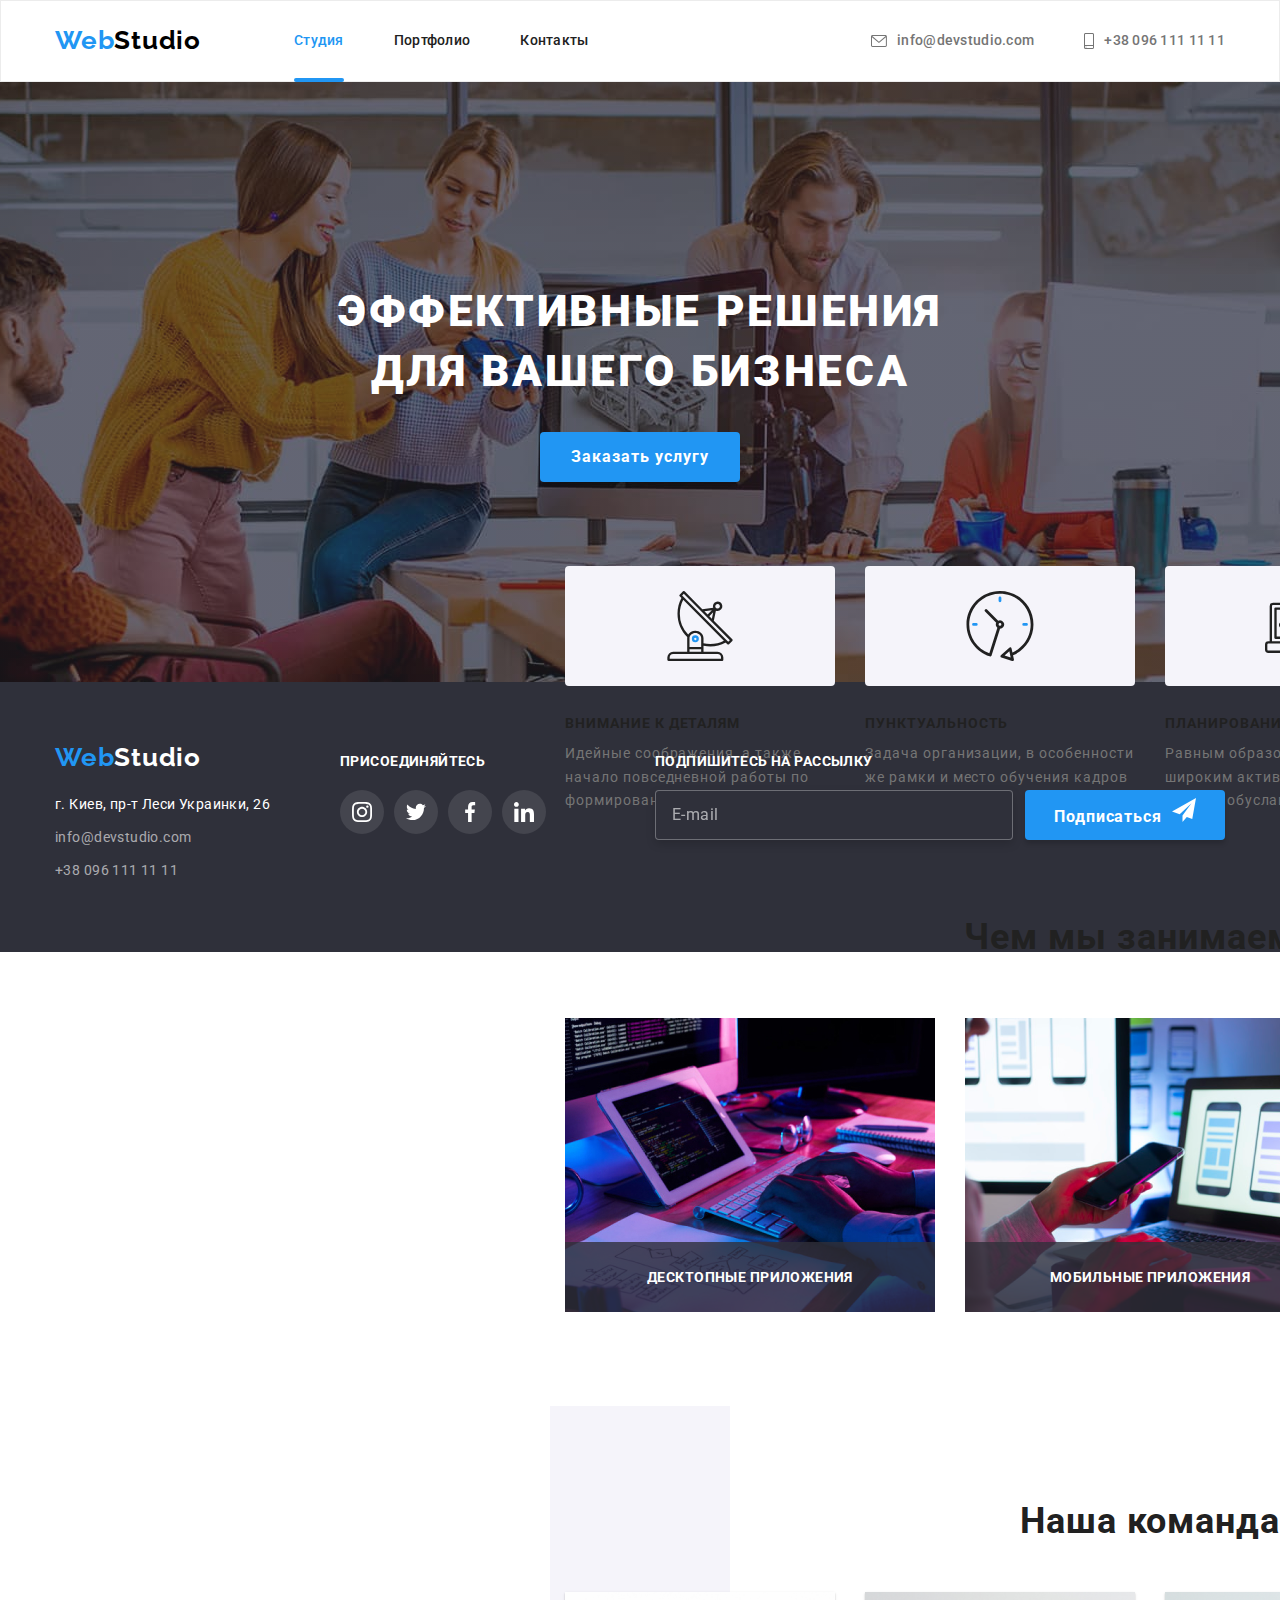
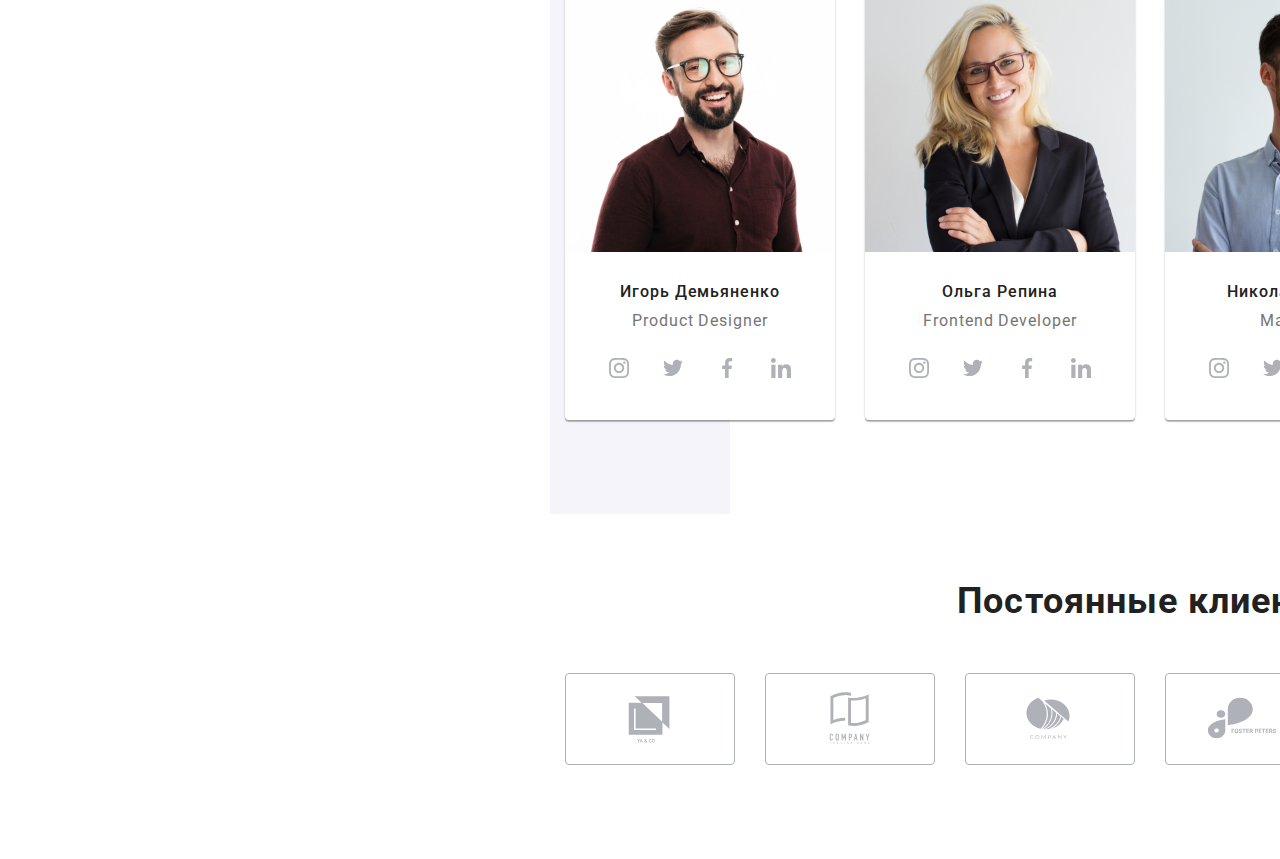
<file: index.html>
<!DOCTYPE html>
<html lang="ru">

<head>
    <meta charset="utf-8" />
    <meta name="viewport" content="width=device-width, initial-scale=1.0" />
    <title>goit-markup-hw-06</title>
    <link rel="preconnect" href="https://fonts.googleapis.com">
    <link rel="preconnect" href="https://fonts.gstatic.com" crossorigin>
    <link href="https://fonts.googleapis.com/css2?family=Raleway:wght@700&family=Roboto:wght@400;500;700;900&display=swap" rel="stylesheet">
    <link rel="stylesheet" href="https://cdnjs.cloudflare.com/ajax/libs/modern-normalize/1.1.0/modern-normalize.min.css" integrity="sha512-wpPYUAdjBVSE4KJnH1VR1HeZfpl1ub8YT/NKx4PuQ5NmX2tKuGu6U/JRp5y+Y8XG2tV+wKQpNHVUX03MfMFn9Q==" crossorigin="anonymous" referrerpolicy="no-referrer"
    />
    <link rel="stylesheet" href="./css/styles.css">
</head>

<body>
    <main>
        <!-- НАВИГАЦИЯ КОНТАКТЫ -->
        <header class="header">
            <div class="container main-nav">
                <nav class="nav">
                    <a class="logo nav-logo" href="#">Web<span class="logstudio">Studio</span></a>

                    <ul class="nav-block list">
                        <li class="nav-item">
                            <a class="nav-link current" href="./index.html">Студия</a>
                        </li>
                        <li class="nav-item">
                            <a href="./portfolio.html" class="nav-link ">Портфолио</a>
                        </li>
                        <li class="nav-item">
                            <a href="#" class="nav-link">Контакты</a>
                        </li>
                    </ul>
                </nav>
                <ul class="contact-link list">
                    <li class="contact-item">
                        <a class="cont-link contact-icon" href="mailto:info@devstudio.com">
                            <svg class="link-icon" width="16" height="12">
                            <use href="./images3/iconssprite.svg#icon-envelope111"></use></svg>info@devstudio.com</a>
                    </li>
                    <li class="contact-item">
                        <a class="contact-icon cont-link" href="tel:+380961111111">
                            <svg class="link-icon" width="10" height="16">
                            <use href="./images3/iconssprite.svg#icon-smartphone111"></use></svg>+38 096 111 11 11</a>
                    </li>
                </ul>
            </div>

        </header>

        <!-- ШАПКА заказать услугу -->
        <section class="hero overlay section no-padding">
            <div class="container">
                <h1 class="hero-text">Эффективные решения для вашего бизнеса</h1>
                <button data-modal-open type="button" class="hero-button">Заказать услугу</b>
        <!-- ОСОБЕННОСТИ -->
        <section class="section">
            <div class="container">
                <h2 class="offscreen">Особенности</h2>
                <ul class="section-properties list">
                    <li class="properties-item">
                        <a class="properties-icon">
                            <svg class="icon-antena" width="70" height="70">
                            <use href="./images3/iconssprite.svg#icon-antena"></use>
                            </svg>
                        </a>
                        <h3>Внимание к деталям</h3>
                        <p>
                            Идейные соображения, а также начало повседневной работы по формированию позиции.
                        </p>
                    </li>

                    <li class="properties-item">
                        <a class="properties-icon">
                            <svg class="icon-antena" width="70" height="70">
                            <use href="./images3/iconssprite.svg#icon-clock"></use>
                            </svg>
                        </a>
                        <h3>Пунктуальность</h3>
                        <p>
                            Задача организации, в особенности же рамки и место обучения кадров влечет за собой.
                        </p>
                    </li>

                    <li class="properties-item icon-diagrama">
                        <a class="properties-icon">
                            <svg class="icon-antena" width="70" height="70">
                            <use href="./images3/iconssprite.svg#icon-diagram"></use>
                            </svg>
                        </a>
                        <h3>Планирование</h3>
                        <p>
                            Равным образом консультация с широким активом в значительной степени обуславливает.
                        </p>
                    </li>

                    <li class="properties-item">
                        <a class="properties-icon">
                            <svg class="icon-antena" width="70" height="70">
                            <use href="./images3/iconssprite.svg#icon-astronaut"></use>
                            </svg>
                        </a>
                        <h3>Современные технологии</h3>
                        <p>
                            Значимость этих проблем настолько очевидна, что реализация плановых заданий.
                        </p>
                    </li>
                </ul>
            </div>
        </section>
        <!--Чем мы занимаемся-->
        <section class=" employment-section section">
            <div class="container">
                <h2 class="employment-title">Чем мы занимаемся</h2>
                <ul class=" employment list">
                    <li class="employment-item">
                        <div class="thumb-employment">
                            <img src="./images/box1.png" alt="Руки печатают на клавиатуре планшета верстку на столе" width="370" />
                            <p class="thumb-text">Десктопные приложения</p>
                        </div>
                    </li>
                    <li class="employment-item">
                        <div class="thumb-employment">
                            <img src="./images/box2.png" alt="Руки держат телефон печатают на клавиатуре на столе" width="370" />
                            <p class="thumb-text">Мобильные приложения</p>
                        </div>
                    </li>
                    <li class="employment-item">
                        <div class="thumb-employment">
                            <img src="./images/box3.png" alt="Руки держат планшет над компьютерным столом" width="370" />
                            <p class="thumb-text">Дизайнерские решения</p>
                        </div>
                    </li>
                </ul>
            </div>
        </section>

        <!--Наша команда-->
        <section class="team-section section">
            <div class="container">
                <h2>Наша команда</h2>
                <ul class=" team-cards list">
                    <li class="team-card">
                        <!-- Фото члена команды 1 -->
                        <img src="./images/teamcard1.png" alt="Член команды 1" width="270" />
                        <div class="team-box">
                            <h3>Игорь Демьяненко </h3>
                            <p>Product Designer</p>

                            <ul class="team-item-list social-list list">
                                <li class="social-item">
                                    <a href="" class="social-link link">
                                        <svg class="social-icon" width="20" height="20">
                                                <use
                                                    href="./images3/iconssprite.svg#icon-linkinstagram2"
                                                ></use>
                                            </svg>
                                    </a>
                                </li>
                                <li class="social-item">
                                    <a href="" class="social-link link">
                                        <svg class="social-icon" width="20" height="20">
                                                <use
                                                    href="./images3/iconssprite.svg#icon-linktwitter2"
                                                ></use>
                                            </svg>
                                    </a>
                                </li>
                                <li class="social-item">
                                    <a href="" class="social-link link">
                                        <svg class="social-icon" width="20" height="20">
                                                <use
                                                    href="./images3/iconssprite.svg#icon-facebook222"
                                                ></use>
                                            </svg>
                                    </a>
                                </li>
                                <li class="social-item">
                                    <a href="" class="social-link link">
                                        <svg class="social-icon" width="20" height="20">
                                                <use
                                                    href="./images3/iconssprite.svg#icon-linklinkedin2"
                                                ></use>
                                            </svg>
                                    </a>
                                </li>
                            </ul>
                        </div>
                    </li>
                    <li class=" team-card">
                        <!-- Фото члена команды 2 -->
                        <img src="./images/teamcard2.png" alt="Член команды 2" width="270" />
                        <div class="team-box">
                            <h3>Ольга Репина </h3>
                            <p>Frontend Developer</p>

                            <ul class="team-item-list social-list list">
                                <li class="social-item">
                                    <a href="" class="social-link link">
                                        <svg class="social-icon" width="20" height="20">
                                                <use
                                                    href="./images3/iconssprite.svg#icon-linkinstagram2"
                                                ></use>
                                            </svg>
                                    </a>
                                </li>
                                <li class="social-item">
                                    <a href="" class="social-link link">
                                        <svg class="social-icon" width="20" height="20">
                                                <use
                                                    href="./images3/iconssprite.svg#icon-linktwitter2"
                                                ></use>
                                            </svg>
                                    </a>
                                </li>
                                <li class="social-item">
                                    <a href="" class="social-link link">
                                        <svg class="social-icon" width="20" height="20">
                                                <use
                                                    href="./images3/iconssprite.svg#icon-facebook222"
                                                ></use>
                                            </svg>
                                    </a>
                                </li>
                                <li class="social-item">
                                    <a href="" class="social-link link">
                                        <svg class="social-icon" width="20" height="20">
                                                <use
                                                    href="./images3/iconssprite.svg#icon-linklinkedin2"
                                                ></use>
                                            </svg>
                                    </a>
                                </li>
                            </ul>
                        </div>
                    </li>
                    <!-- Фото члена команды 3 -->
                    <li class=" team-card">
                        <img src="./images/teamcard3.png" alt="Член команды 3" width="270" />
                        <div class="team-box">
                            <h3>Николай Тарасов </h3>
                            <p>Marketing</p>

                            <ul class="team-item-list social-list list">
                                <li class="social-item">
                                    <a href="" class="social-link link">
                                        <svg class="social-icon" width="20" height="20">
                                                <use
                                                    href="./images3/iconssprite.svg#icon-linkinstagram2"
                                                ></use>
                                            </svg>
                                    </a>
                                </li>
                                <li class="social-item">
                                    <a href="" class="social-link link">
                                        <svg class="social-icon" width="20" height="20">
                                                <use
                                                    href="./images3/iconssprite.svg#icon-linktwitter2"
                                                ></use>
                                            </svg>
                                    </a>
                                </li>
                                <li class="social-item">
                                    <a href="" class="social-link link">
                                        <svg class="social-icon" width="20" height="20">
                                                <use
                                                    href="./images3/iconssprite.svg#icon-facebook222"
                                                ></use>
                                            </svg>
                                    </a>
                                </li>
                                <li class="social-item">
                                    <a href="" class="social-link link">
                                        <svg class="social-icon" width="20" height="20">
                                                <use
                                                    href="./images3/iconssprite.svg#icon-linklinkedin2"
                                                ></use>
                                            </svg>
                                    </a>
                                </li>
                            </ul>
                        </div>
                    </li>

                    <li class=" team-card">
                        <!-- Фото члена команды 4 -->
                        <img src="./images/teamcard4.png" alt="Член команды 4" width="270" />
                        <div class="team-box">
                            <h3>Михаил Ермаков </h3>
                            <p>UI Designer</p>

                            <ul class="team-item-list social-list list">
                                <li class="social-item">
                                    <a href="" class="social-link link">
                                        <svg class="social-icon" width="20" height="20">
                                                <use
                                                    href="./images3/iconssprite.svg#icon-linkinstagram2"
                                                ></use>
                                            </svg>
                                    </a>
                                </li>
                                <li class="social-item">
                                    <a href="" class="social-link link">
                                        <svg class="social-icon" width="20" height="20">
                                                <use
                                                    href="./images3/iconssprite.svg#icon-linktwitter2"
                                                ></use>
                                            </svg>
                                    </a>
                                </li>
                                <li class="social-item">
                                    <a href="" class="social-link link">
                                        <svg class="social-icon" width="20" height="20">
                                                <use
                                                    href="./images3/iconssprite.svg#icon-facebook222"
                                                ></use>
                                            </svg>
                                    </a>
                                </li>
                                <li class="social-item">
                                    <a href="" class="social-link link">
                                        <svg class="social-icon" width="20" height="20">
                                                <use
                                                    href="./images3/iconssprite.svg#icon-linklinkedin2"
                                                ></use>
                                            </svg>
                                    </a>
                                </li>
                            </ul>
                        </div>
                    </li>
                </ul>
            </div>
        </section>


        <!--ПОСТОЯННЫЕ КЛИЕНТЫ-->
        <section class=" client-section section">
            <div class="container">
                <h2>Постоянные клиенты</h2>
                <ul class="client-list list">
                    <li class="client-item">
                        <a class="client-link" href="">
                            <svg class="client-icon" width="106" height="60">
                                <use href="./images3/iconssprite.svg#icon-linklogo1-6"></use>
                            </svg></a>
                    </li>
                    <li class="client-item">
                        <a class="client-link" href="">
                            <svg class="client-icon" width="106" height="60">
                                <use href="./images3/iconssprite.svg#icon-linklogo2-6"></use>
                            </svg></a>
                    </li>
                    <li class="client-item">
                        <a class="client-link" href="">
                            <svg class="client-icon" width="106" height="60">
                                <use href="./images3/iconssprite.svg#icon-linklogo3-6"></use>
                            </svg></a>
                    </li>
                    <li class="client-item">
                        <a class="client-link" href="">
                            <svg class="client-icon" width="106" height="60">
                                <use href="./images3/iconssprite.svg#icon-linklogo4-6"></use>
                            </svg></a>
                    </li>
                    <li class="client-item">
                        <a class="client-link" href="">
                            <svg class="client-icon" width="106" height="60">
                                <use href="./images3/iconssprite.svg#icon-linklogo5-6"></use>
                            </svg></a>
                    </li>
                    <li class="client-item">
                        <a class="client-link" href="">
                            <svg class="client-icon" width="106" height="60">
                                <use href="./images3/iconssprite.svg#icon-linklogo6-6"></use>
                            </svg></a>
                    </li>
                </ul>

            </div>
        </section>
    </main>

    <!--Подвал с адресом и ссылкой на главную страницу-->
    <footer class="footerbg footer-section ">
        <div class="footer-container container">
            <div class="footer-contacts">
                <a href="#" class="logo">Web<span class="logstudio-footer">Studio</span></a>
                <address class="address-box">
        <ul class="address-footer list">
            <li class="footer-item"><a class="contact-footer-adress" href="г.Киев,пр-тЛесиУкраинки26" >г. Киев, пр-т Леси Украинки, 26</a></li>
            <li class="footer-item"><a class="contact-footer" href="mailto:info@devstudio.com">info@devstudio.com</a></li>
            <li class="footer-item"><a class="contact-footer" href="tel:+380961111111">+38 096 111 11 11</a></li>
        </ul>
       </address></div>


            <!--CОциальные сети ссылки подвал-->
            <div class="footer-social">
                <strong class="footer-strong">присоединяйтесь</strong>
                <ul class="footer-social-list list">
                    <li class="social-item">
                        <a href="" class="footer-social-link link">
                            <svg class="footer-social-icon" width="20" height="20">
                                                <use
                                                    href="./images3/iconssprite.svg#icon-linkinstagram2"
                                                ></use>
                                            </svg>
                        </a>
                    </li>
                    <li class="social-item">
                        <a href="" class="footer-social-link link">
                            <svg class="footer-social-icon" width="20" height="20">
                                                <use
                                                    href="./images3/iconssprite.svg#icon-linktwitter2"
                                                ></use>
                                            </svg>
                        </a>
                    </li>
                    <li class="social-item">
                        <a href="" class="footer-social-link link">
                            <svg class="footer-social-icon" width="20" height="20">
                                                <use
                                                    href="./images3/iconssprite.svg#icon-facebook222"
                                                ></use>
                                            </svg>
                        </a>
                    </li>
                    <li class="social-item">
                        <a href="" class="footer-social-link link">
                            <svg class="footer-social-icon" width="20" height="20">
                                                <use
                                                    href="./images3/iconssprite.svg#icon-linklinkedin2"
                                                ></use>
                                            </svg>
                        </a>
                    </li>
                </ul>

            </div>
            <!--FooterForm-->
            <div class="footer-form">
                <strong class="footer-input">Подпишитесь на рассылку</strong>
                <div class="input-group">

                    <form class="js-footer-form">
                        <input class="input-input" type="email" name="email" id="mail" placeholder="E-mail" />
                        <label class="email-input"></label>
                        <button class="btn-input" type="submit">Подписаться<svg class="iconsend" width="24" height="24">
                            <use href="./images3/iconssprite.svg#icon-iconsend"></use></svg></button></form>
            </div>
            </div>
            </div>

            </footer>
            <div class="backdrop is-hidden" data-modal>
                <div class="modal">
                    <form class="js-hero-form">
                        <p class="form-hero-tex">Оставьте свои данные, мы вам перезвоним</p>
                        <div class="input-box">
                            <div class="form-field">
                                <label class="label-hero" for="user-name">Имя</label>
                                <span class="input-icon"><input type="text" class="input-input-hero"  name="user-name" id="user-name"  />
                                  <svg class="icon-form" width="12" height="12">
                                    <use href="./images3/iconssprite.svg#icon-man"></use>
                                    </svg></span>

                            </div>
                            <div class="form-field">
                                <label class="label-hero" for="user-tel">Телефон</label>
                                <span class="input-icon">
                                    <input type="tel" class="input-input-hero"  name="user-tel" id="user-tel"  />
                                    <svg class="icon-form" width="13" height="13">
                                    <use href="./images3/iconssprite.svg#icon-tel"></use>
                                    </svg></span>
                            </div>
                            <div class="form-field">
                                <label class="label-hero" for="user-email">Почта</label>
                                <span class="input-icon">
                                    <input type="email" class="input-input-hero"  name="user-email" id="user-email"  />
                                    <svg class="icon-form" width="15" height="12">
                                    <use href="./images3/iconssprite.svg#icon-letter"></use>
                                    </svg></span>
                            </div>
                            <div class="form-field">
                                <label class="label-hero" for="comment">Комментарий</label>
                                <textarea class="comment" name="comment" id="comment" rows="8" placeholder="Введите текст"></textarea>
                            </div>
                            <div class="form-field-checkbox">
                                <input type="checkbox" class="checkbox visually-hidden" name="agreement" id="agreement" />
                                <label class="label-hero-checkbox" for="agreement"><span class="icon-checkbox"><svg class="icon-check" width="12" height="9">
                                        <use href="./images3/iconssprite.svg#icon-check"></use>
                                    </svg></span>Соглашаюсь с рассылкой и принимаю &#160; <a href="" class="agreement">Условия договора</a>
                                   </label>
                            </div>
                        </div>

                        <button class="btn-input-overlay" type="submit">Отправить</button>

                        <button aria-label="Закрыть" data-modal-close class="icon-close"><svg class="icon-svg" width="18" height="18">
                            <use href="./images3/iconssprite.svg#icon-close-black-18dp"></use></svg></button>
                    </form>
                </div>
            </div>
            </div>
        </section>
        <script src="./js/modal.js"></script>
</body>

</html>
</file>
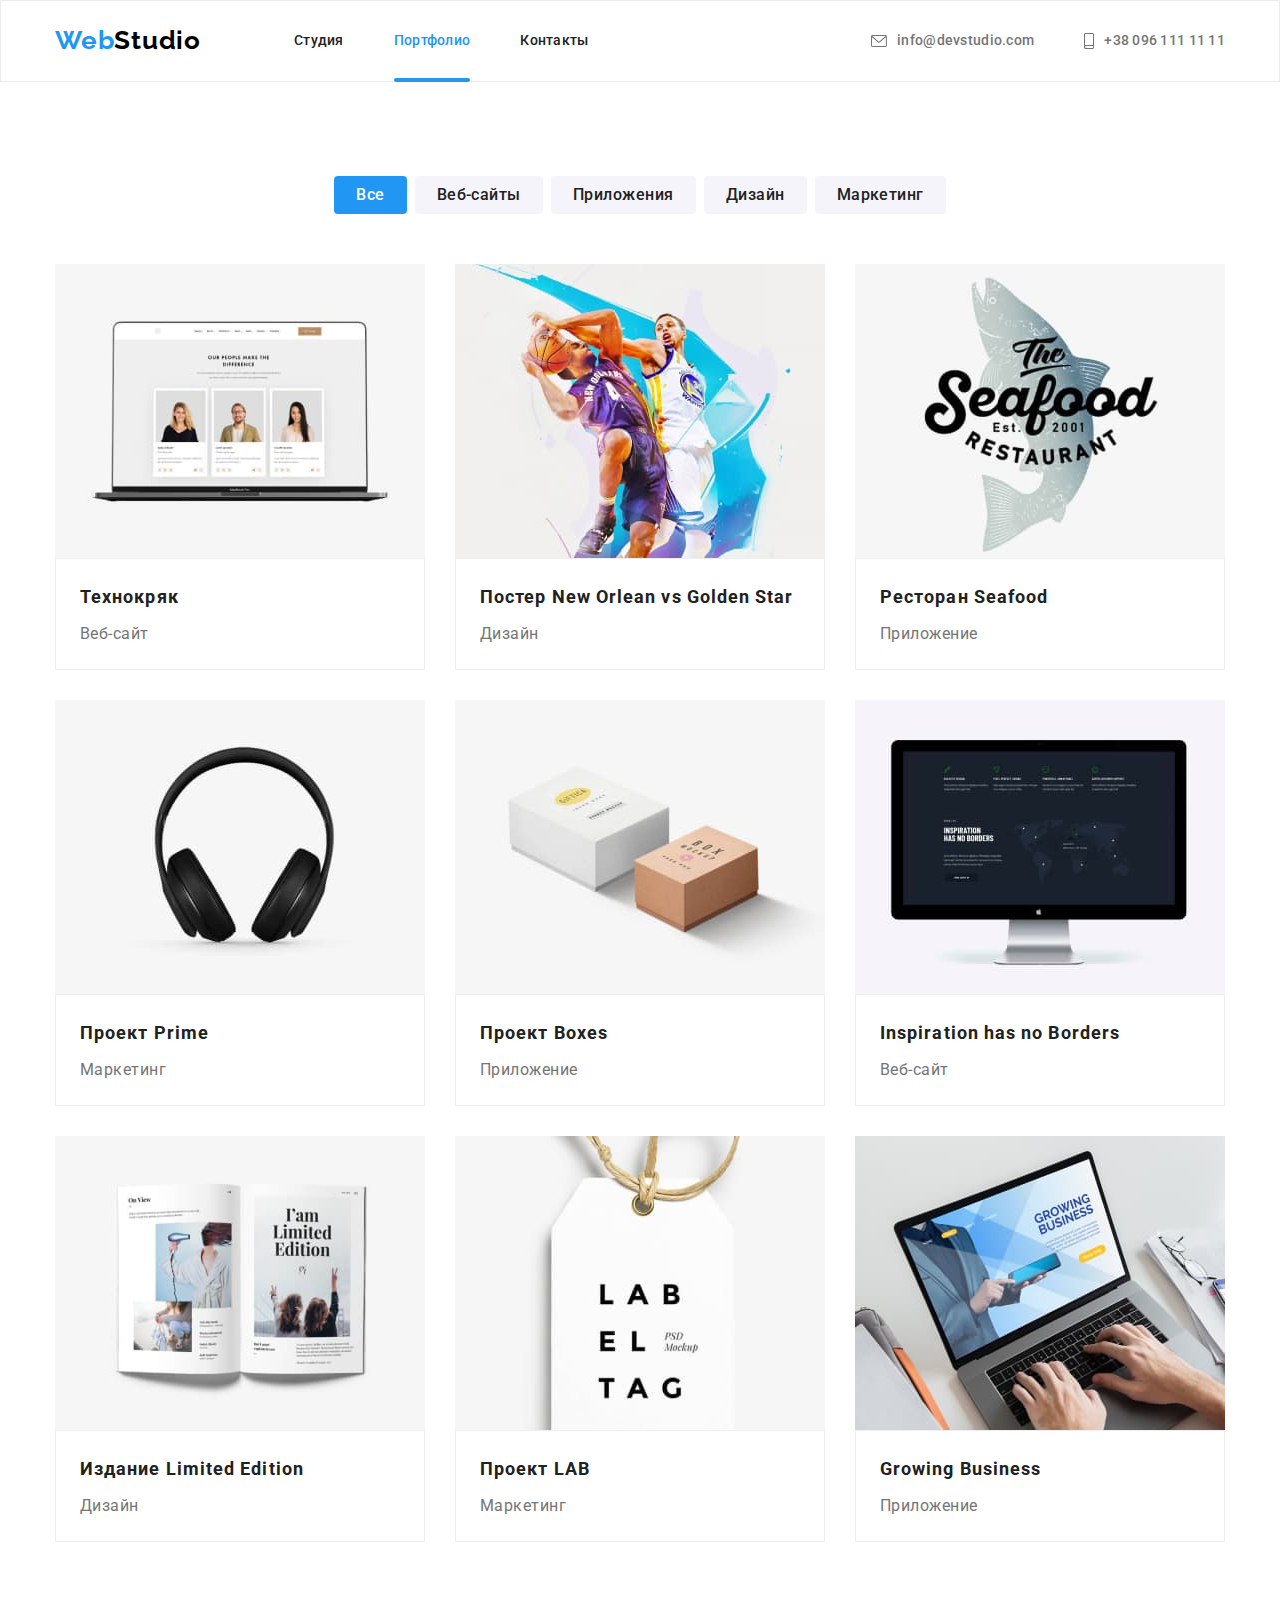
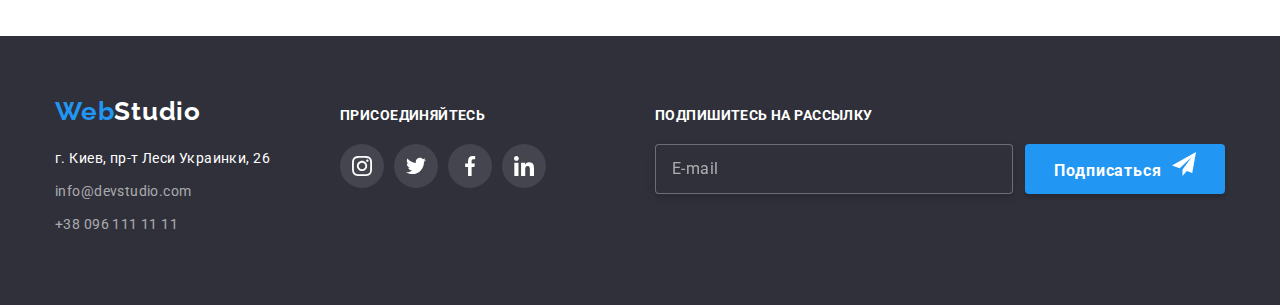
<file: portfolio.html>
<!DOCTYPE html>
<html lang="ru">

<head>
    <meta charset="utf-8" />
    <meta name="viewport" content="width=device-width, initial-scale=1.0" />
    <title>portfolio</title>
    <link rel="preconnect" href="https://fonts.googleapis.com">
    <link rel="preconnect" href="https://fonts.gstatic.com" crossorigin>
    <link href="https://fonts.googleapis.com/css2?family=Raleway:wght@700&family=Roboto:wght@400;500;700;900&display=swap" rel="stylesheet">
    <link rel="stylesheet" href="https://cdnjs.cloudflare.com/ajax/libs/modern-normalize/1.1.0/modern-normalize.min.css" integrity="sha512-wpPYUAdjBVSE4KJnH1VR1HeZfpl1ub8YT/NKx4PuQ5NmX2tKuGu6U/JRp5y+Y8XG2tV+wKQpNHVUX03MfMFn9Q==" crossorigin="anonymous" referrerpolicy="no-referrer"
    />
    <link rel="stylesheet" href="./css/styles.css">
</head>

<body>

    <!--НАВИГАЦИЯ КОНТАКТЫ-->
    <header class="header">

        <div class="container main-nav">
            <nav class="nav">
                <a class="logo nav-logo" href="./index.html">Web<span class="logstudio">Studio</span></a>

                <ul class="nav-block list">
                    <li class="nav-item">
                        <a href="./index.html" class="nav-link">Студия</a>
                    </li>
                    <li class="nav-item">
                        <a class="nav-link current" href="./portfolio.html">Портфолио</a>
                    </li>
                    <li class="nav-item">
                        <a href="#" class="nav-link">Контакты</a>
                    </li>
                </ul>
            </nav>
            <ul class="contact-link list">
                <li class="contact-item">
                    <a class="nav-link contact-icon" href="mailto:info@devstudio.com">
                        <svg class="link-icon" width="16" height="12">
                            <use href="./images3/iconssprite.svg#icon-envelope111"></use></svg>info@devstudio.com</a>
                </li>
                <li class="contact-item">
                    <a class="contact-icon nav-link" href="tel:+380961111111">
                        <svg class="link-icon" width="10" height="16">
                            <use href="./images3/iconssprite.svg#icon-smartphone111"></use></svg>+38 096 111 11 11</a>
                </li>
            </ul>
        </div>

    </header>
    <main>
        <!-- ПРОЕКТЫ -->
        <section class="project section">
            <div class="container filters-cont">
                <!---Фильтр порфолио-->
                <h1 class="offscreen">Проекты фильтр</h1>
                <ul class="filters-block list">
                    <li class="filters-button"><button class="filter-button current" type="button">Все</button></li>
                    <li class="filters-button"><button class="filter-button" type="button">Веб-сайты</button></li>
                    <li class="filters-button"><button class="filter-button" type="button">Приложения</button></li>
                    <li class="filters-button"><button class="filter-button" type="button">Дизайн</button></li>
                    <li class="filters-button"><button class="filter-button" type="button">Маркетинг</button></li>
                </ul>

                <!--ПРОЕКТЫ-->
                <ul class=" project-block list">
                    <!-- Проект Технокряк -->
                    <li class="project-group">
                        <a href="#">
                            <div class="product-img-block">
                                <img src="./images2/tehnokriak.jpg" alt="Технокряк" width="370" height="294" />
                                <div class="product-overlay">
                                    <p class="product-action">Технокряк это современная площадка распространения коронавируса. Компании используют эту платформу для цифрового шпионажа и атак на защищённые сервера конкурентов.</p>
                                </div>
                            </div>
                            <div class="pro-box">
                                <h3 class="project-name">Технокряк </h3>
                                <p class="project-properties">Веб-сайт</p>
                            </div>


                        </a>
                    </li>
                    <!-- Постер New Orlean vs Golden Star -->
                    <li class="project-group">
                        <a href="#">
                            <div class="product-img-block">
                                <img src="./images2/Posternew.jpg" alt="Постер New Orlean vs Golden Star" width="370" height="294" />
                                <div class="product-overlay">
                                    <p class="product-action">Технокряк это современная площадка распространения коронавируса. Компании используют эту платформу для цифрового шпионажа и атак на защищённые сервера конкурентов.</p>
                                </div>
                            </div>
                            <div class="pro-box">
                                <h3 class="project-name">Постер New Orlean vs Golden Star</h3>
                                <p class="project-properties">Дизайн</p>
                            </div>

                        </a>
                    </li>
                    <!-- Ресторан Seafood -->
                    <li class="project-group">
                        <a href="#">
                            <div class="product-img-block">
                                <img src="./images2/restoran.jpg" alt="Ресторан Seafood" width="370" height="294" />
                                <div class="product-overlay">
                                    <p class="product-action">Технокряк это современная площадка распространения коронавируса. Компании используют эту платформу для цифрового шпионажа и атак на защищённые сервера конкурентов.</p>
                                </div>
                            </div>
                            <div class="pro-box">
                                <h3 class="project-name">Ресторан Seafood</h3>
                                <p class="project-properties">Приложение</p>
                            </div>

                        </a>
                    </li>
                    <!-- Проект Prime -->
                    <li class="project-group">
                        <a href="#">
                            <div class="product-img-block">
                                <img src="./images2/proectprim.jpg" alt="Проект Prime" width="370" height="294" />
                                <div class="product-overlay">
                                    <p class="product-action">Технокряк это современная площадка распространения коронавируса. Компании используют эту платформу для цифрового шпионажа и атак на защищённые сервера конкурентов.</p>
                                </div>
                            </div>
                            <div class="pro-box">
                                <h3 class="project-name">Проект Prime</h3>
                                <p class="project-properties">Маркетинг</p>
                            </div>

                        </a>
                    </li>
                    <!-- Проект Boxes -->
                    <li class="project-group">
                        <a href="#">
                            <div class="product-img-block">
                                <img src="./images2/proectboxes.jpg" alt="Проект Boxes" width="370" height="294" />
                                <div class="product-overlay">
                                    <p class="product-action">Технокряк это современная площадка распространения коронавируса. Компании используют эту платформу для цифрового шпионажа и атак на защищённые сервера конкурентов.</p>
                                </div>
                            </div>
                            <div class="pro-box">
                                <h3 class="project-name">Проект Boxes</h3>
                                <p class="project-properties">Приложение</p>
                            </div>

                        </a>
                    </li>
                    <!-- Inspiration has no Borders -->
                    <li class="project-group">
                        <a href="#">
                            <div class="product-img-block">
                                <img src="./images2/inspiration.jpg" alt="Inspiration has no Borders" width="370" height="294" />
                                <div class="product-overlay">
                                    <p class="product-action">Технокряк это современная площадка распространения коронавируса. Компании используют эту платформу для цифрового шпионажа и атак на защищённые сервера конкурентов.</p>
                                </div>
                            </div>
                            <div class="pro-box">
                                <h3 class="project-name">Inspiration has no Borders</h3>
                                <p class="project-properties">Веб-сайт</p>
                            </div>

                        </a>
                    </li>
                    <!-- Издание Limited Edition -->
                    <li class="project-group">
                        <a href="#">
                            <div class="product-img-block">
                                <img src="./images2/izdanie.jpg" alt="Издание Limited Edition" width="370" height="294" />
                                <div class="product-overlay">
                                    <p class="product-action">Технокряк это современная площадка распространения коронавируса. Компании используют эту платформу для цифрового шпионажа и атак на защищённые сервера конкурентов.</p>
                                </div>
                            </div>
                            <div class="pro-box">
                                <h3 class="project-name">Издание Limited Edition</h3>
                                <p class="project-properties">Дизайн</p>
                            </div>

                        </a>
                    </li>
                    <!-- Проект LAB -->
                    <li class="project-group">
                        <a href="#">
                            <div class="product-img-block">
                                <img src="./images2/proectlab.jpg" alt="Проект LAB" width="370" height="294" />
                                <div class="product-overlay">
                                    <p class="product-action">Технокряк это современная площадка распространения коронавируса. Компании используют эту платформу для цифрового шпионажа и атак на защищённые сервера конкурентов.</p>
                                </div>
                            </div>
                            <div class="pro-box">
                                <h3 class="project-name">Проект LAB</h3>
                                <p class="project-properties">Маркетинг</p>
                            </div>

                        </a>
                    </li>
                    <!-- Growing Business -->
                    <li class="project-group">
                        <a href="#">
                            <div class="product-img-block">
                                <img src="./images2/growing.jpg" alt="Growing Business" width="370" height="294" />
                                <div class="product-overlay">
                                    <p class="product-action">Технокряк это современная площадка распространения коронавируса. Компании используют эту платформу для цифрового шпионажа и атак на защищённые сервера конкурентов.</p>
                                </div>
                            </div>
                            <div class="pro-box">
                                <h3 class="project-name">Growing Business</h3>
                                <p class="project-properties">Приложение</p>
                            </div>

                        </a>
                    </li>
                </ul>
            </div>
        </section>
    </main>

    <!--Подвал с адресом и ссылкой на главную страницу-->
    <footer class="footerbg footer-section ">
        <div class="footer-container container">
            <div class="footer-contacts">
                <a href="#" class="logo">Web<span class="logstudio-footer">Studio</span></a>
                <address class="address-box">
        <ul class="address-footer list">
            <li class="footer-item"><a class="contact-footer-adress" href="г.Киев,пр-тЛесиУкраинки26" >г. Киев, пр-т Леси Украинки, 26</a></li>
            <li class="footer-item"><a class="contact-footer" href="mailto:info@devstudio.com">info@devstudio.com</a></li>
            <li class="footer-item"><a class="contact-footer" href="tel:+380961111111">+38 096 111 11 11</a></li>
        </ul>
       </address></div>


            <!--CОциальные сети ссылки подвал-->
            <div class="footer-social">
                <strong class="footer-strong">присоединяйтесь</strong>
                <ul class="footer-social-list list">
                    <li class="social-item">
                        <a href="" class="footer-social-link link">
                            <svg class="footer-social-icon" width="20" height="20">
                                                <use
                                                    href="./images3/iconssprite.svg#icon-linkinstagram2"
                                                ></use>
                                            </svg>
                        </a>
                    </li>
                    <li class="social-item">
                        <a href="" class="footer-social-link link">
                            <svg class="footer-social-icon" width="20" height="20">
                                                <use
                                                    href="./images3/iconssprite.svg#icon-linktwitter2"
                                                ></use>
                                            </svg>
                        </a>
                    </li>
                    <li class="social-item">
                        <a href="" class="footer-social-link link">
                            <svg class="footer-social-icon" width="20" height="20">
                                                <use
                                                    href="./images3/iconssprite.svg#icon-facebook222"
                                                ></use>
                                            </svg>
                        </a>
                    </li>
                    <li class="social-item">
                        <a href="" class="footer-social-link link">
                            <svg class="footer-social-icon" width="20" height="20">
                                                <use
                                                    href="./images3/iconssprite.svg#icon-linklinkedin2"
                                                ></use>
                                            </svg>
                        </a>
                    </li>
                </ul>
            </div>
            <!--FooterForm-->
            <div class="footer-form">
                <strong class="footer-input">Подпишитесь на рассылку</strong>
                <div class="input-group">

                    <form class="js-footer-form">
                        <input class="input-input" type="email" name="email" id="mail" placeholder="E-mail" />
                        <label class="email-input"></label>
                        <button class="btn-input" type="submit">Подписаться<svg class="iconsend" width="24" height="24">
                            <use href="./images3/iconssprite.svg#icon-iconsend"></use></svg></button></form>
                </div>
            </div>
        </div>
    </footer>
</body>

</html>
</file>
<file: css/styles.css>
*,
            *::after,
            *::before {
                margin: 0;
                padding: 0;
                box-sizing: border-box;
            }
            
             :active,
             :hover,
             :focus {
                outline: 0;
                outline-offset: 0;
            }
            
            h1,
            h2,
            h3,
            h4,
            h5,
            h6,
            p,
            ul {
                margin: 0;
                padding: 0;
            }
            
             :root {
                --main-light-color: #FFFFFF;
                /*основной цвет на сайте*/
                --main-dark-color: #212121;
                /* основной цвет на сайте*/
                --main-grey-color: #757575;
                /*используется в текстовых описаниях профессий и деятельности*/
                --logo-dark-color: #000000;
                /*цвет лого подвала в спане*/
                --contact-color: rgba(255, 255, 255, 0.6);
                /* для телефона и почты подвала*/
                --active-link-color: #2196f3;
                /* кнопка, ссылка при нажатии, лого*/
                --background-dark-color: #2F303A;
                /* фон героя и подвала*/
                --background-light-color: #F5F4FA;
                /* фон блока "наша команда"*/
            }
            /*Общее оформление*/
            
            body {
                font-family: Roboto, sans-serif;
                color: var(--main-dark-color);
                background-color: var(--main-light-color);
                letter-spacing: 0.03em;
            }
            /* Общее оформление картинок*/
            
            img {
                display: block;
                max-width: 100%;
                height: auto;
            }
            /* Убрать маркеры */
            
            button {
                cursor: pointer;
                border: none;
            }
            
            .visually-hidden {
                position: absolute !important;
                clip: rect(1px 1px 1px 1px);
                clip: rect(1px, 1px, 1px, 1px);
                padding: 0 !important;
                border: 0 !important;
                height: 1px !important;
                width: 1px !important;
                overflow: hidden;
            }
            
            .list {
                list-style-type: none;
            }
            
            .list a {
                text-decoration: none;
            }
            /* Секция*/
            
            .section {
                padding-top: 94px;
                padding-bottom: 94px;
            }
            
            .no-padding {
                padding: 0;
            }
            /*Контенер*/
            
            .container {
                margin-left: auto;
                margin-right: auto;
                width: 1200px;
                padding-left: 15px;
                padding-right: 15px;
                text-decoration: none;
            }
            
            .offscreen {
                position: absolute !important;
                clip: rect(1px 1px 1px 1px);
                clip: rect(1px, 1px, 1px, 1px);
                padding: 0 !important;
                border: 0 !important;
                height: 1px !important;
                width: 1px !important;
                overflow: hidden;
            }
            /* Посещение страницы*/
            
            .filters-block .current {
                color: var(--main-light-color);
                background-color: var(--active-link-color);
            }
            
            .nav-item .current,
            .nav-link::after {
                color: var( --active-link-color);
            }
            
            .filters-block .current:visited {
                color: var(--main-light-color);
                background-color: var(--active-link-color);
            }
            
            .filters-block .current {
                color: var(--main-light-color);
                background-color: var(--active-link-color);
            }
            /* СТРАНИЦА ПЕРВАЯ */
            /* header */
            
            .header {
                background: var(--main-light-color);
                border: 1px solid #ECECEC;
            }
            /*Навигация во флексе,элементы в ряд*/
            
            .header .main-nav {
                display: flex;
                align-items: center;
            }
            
            .nav {
                display: flex;
            }
            /*Навигационные блоки*/
            
            .nav-block .nav-item+.nav-item {
                margin-left: 50px;
            }
            
            .nav-item {
                display: flex;
            }
            
            .nav-logo {
                display: flex;
                padding-top: 24px;
                padding-bottom: 25px;
            }
            
            .nav-block {
                display: flex;
                margin-left: 93px;
            }
            
            .nav-link,
            .cont-link {
                display: block;
                padding-top: 32px;
                padding-bottom: 32px;
            }
            /* WebStudio */
            
            .logo {
                font-family: Raleway;
                font-style: normal;
                font-weight: bold;
                font-size: 26px;
                line-height: 1.2;
                letter-spacing: 0.03em;
                color: var(--active-link-color);
                text-decoration: none;
                transition: color 250ms cubic-bezier(0.4, 0, 0.2, 1);
            }
            
            .logo:hover,
            .logo:focus {
                color: var(--active-link-color);
            }
            
            .logo:active {
                color: var(--active-link-color);
            }
            /*Логотип СТУДИО*/
            
            .logstudio {
                color: var(--logo-dark-color);
                font-family: Raleway;
                font-style: normal;
                font-weight: bold;
                font-size: 26px;
                line-height: 1.2;
                letter-spacing: 0.03em;
                text-decoration: none;
                transition: color 250ms cubic-bezier(0.4, 0, 0.2, 1);
            }
            
            .logstudio:hover,
            .logstudio:focus {
                color: var(--active-link-color);
            }
            
            .logstudio:active {
                color: var(--logo-dark-color);
            }
            /* НАВИГАЦИЯ КОНТАКТЫ */
            /* Cсылки при нажатии меняют цвет*/
            
            .nav-block a {
                color: var( --main-dark-color);
                font-weight: 500;
                font-size: 14px;
                line-height: 1.14;
                letter-spacing: 0.02em;
                text-decoration: none;
                transition: color 250ms cubic-bezier(0.4, 0, 0.2, 1);
            }
            
            .nav-block a:hover,
            .nav-block a:focus {
                color: var(--active-link-color)
            }
            
            .nav-block a:active {
                color: var(--main-dark-color);
            }
            
            .nav-link {
                position: relative;
                color: var(--active-link-color);
            }
            
            .nav-link.current::after {
                position: absolute;
                content: "";
                width: 100%;
                height: 4px;
                bottom: -1px;
                right: 0;
                background-color: var(--active-link-color);
                border-radius: 2px;
                transition: background-color 250ms cubic-bezier(0.4, 0, 0.2, 1), opacity 250ms cubic-bezier(0.4, 0, 0.2, 1);
            }
            
            a.nav-link.current:hover::after,
            a.nav-link.current:focus::after {
                background-color: var(--active-link-color);
                opacity: 1;
            }
            /* E-mail Tel*/
            
            .contact-item {
                display: flex;
                justify-content: center;
                align-items: center;
            }
            
            .contact-icon {
                font-weight: 500;
                font-size: 14px;
                line-height: 1.14;
                letter-spacing: 0.02em;
                color: var(--main-grey-color);
                text-decoration: none;
                display: flex;
                align-items: center;
                transition: color 250ms cubic-bezier(0.4, 0, 0.2, 1), fill 250ms cubic-bezier(0.4, 0, 0.2, 1);
            }
            
            .contact-icon a:hover,
            .contact-icon a:focus {
                color: var(--active-link-color);
                fill: var(--active-link-color);
            }
            
            .link-icon {
                fill: var(--main-grey-color);
            }
            
            .link-icon {
                margin-right: 10px;
                fill: currentColor;
                padding: 0;
            }
            
            .contact-link {
                display: flex;
                margin-left: auto;
            }
            
            .contact-link .contact-item+.contact-item {
                margin-left: 50px;
            }
            
            .contact-link a {
                color: var( --main-grey-color);
                text-decoration: none;
                font-weight: 500;
                font-size: 14px;
                line-height: 1.14;
                letter-spacing: 0.02em;
                transition: color 250ms cubic-bezier(0.4, 0, 0.2, 1);
            }
            
            .contact-link a:hover,
            .contact-link a:focus {
                color: var(--active-link-color);
            }
            
            .contac-link a:active {
                color: var(--active-link-color);
            }
            /*ШАПКА заказать услугу*/
            
            .hero {
                background: var(--background-dark-color);
                margin-top: 0;
                margin-bottom: 0;
                text-align: center;
                padding-top: 200px;
                padding-bottom: 200px;
            }
            /* Фон под Героем с градиентом*/
            
            .overlay {
                max-width: 1600px;
                height: 600px;
                margin-left: auto;
                margin-right: auto;
                background-image: linear-gradient( to right, rgba(47, 48, 58, 0.4), rgba(47, 48, 58, 0.4)), url("../images3/Imgheader.jpg");
                background-repeat: no-repeat;
                background-position: center;
                background-size: cover;
            }
            /* Эффективные решения для вашего бизнеса */
            
            .hero-text {
                width: 696px;
                font-weight: 900;
                font-size: 44px;
                line-height: 1.36;
                text-align: center;
                letter-spacing: 0.06em;
                text-transform: uppercase;
                color: var(--main-light-color);
                margin: 0 auto 30px;
            }
            /*------------------------Кнопка заказать услугу--------------------------*/
            
            .hero-button {
                width: 200px;
                height: 50px;
                padding: 10px;
                margin-left: auto;
                margin-right: auto;
                background: var(--active-link-color);
                box-shadow: 0px 4px 4px rgba(0, 0, 0, 0.15);
                border-radius: 4px;
                font-family: Roboto;
                font-style: normal;
                font-weight: bold;
                font-size: 16px;
                line-height: 1.87;
                letter-spacing: 0.06em;
                color: var(--main-light-color);
            }
            /*---------------------- ОСОБЕННОСТИ ------------------------------------*/
            
            .section-properties {
                display: flex;
            }
            
            .section-properties .properties-item+.properties-item {
                margin-left: 30px;
            }
            
            .properties-item {
                display: flexbox;
                width: 270px;
                padding: 0px;
                text-align: left;
            }
            
            .properties-icon {
                display: flex;
                height: 120px;
                margin-bottom: 30px;
                background-size: contain;
                background-repeat: no-repeat;
                background-position: center;
                background: var(--background-light-color);
                border-radius: 4px;
                justify-content: center;
                align-items: center;
            }
            
            .section-properties h3 {
                font-weight: bold;
                font-size: 14px;
                line-height: 1.14;
                text-transform: uppercase;
                color: var( --main-dark-color);
                margin-bottom: 10px;
            }
            
            .section-properties p {
                font-weight: normal;
                font-size: 14px;
                line-height: 1.7;
                color: var( --main-grey-color);
            }
            /*ЧЕМ МЫ ЗАНИМАЕМСЯ*/
            
            .employment-section {
                padding-top: 0;
            }
            
            .employment {
                display: flex;
                flex-basis: calc(100% / 3 - 30px);
                padding-top: 0px;
                margin-left: -30px;
                margin-top: -30px;
            }
            
            .employment-title {
                font-weight: bold;
                font-size: 36px;
                line-height: 1.7;
                text-align: center;
                color: var( --main-dark-color);
                margin-bottom: 50px;
            }
            
            .employment img {
                display: block;
                width: 370px;
                height: 294px;
            }
            
            .employment-item {
                margin-left: 30px;
                margin-top: 30px;
            }
            
            .thumb-employment {
                position: relative;
                overflow: hidden;
            }
            
            .thumb-employment>.thumb-text {
                position: absolute;
                display: flex;
                width: 100%;
                height: 70px;
                bottom: 0;
                left: 0;
                margin: 0px;
                font-weight: bold;
                font-size: 14px;
                line-height: 16px;
                text-align: center;
                letter-spacing: 0.03em;
                text-transform: uppercase;
                justify-content: center;
                align-items: center;
                color: #FFFFFF;
                background-color: rgba(47, 48, 58, 0.8);
            }
            /*--------------------- Наша команда--------------------------------*/
            
            .team-section {
                background: var(--background-light-color);
            }
            
            .team-cards {
                display: flex;
                flex-basis: calc(100% / 4 - 30px);
                margin-right: -30px;
                margin-bottom: -30px;
            }
            
            .team-card {
                display: block;
                margin-right: 30px;
                margin-bottom: 30px;
                background: var(--main-light-color);
                box-shadow: 0px 1px 3px rgba(0, 0, 0, 0.12), 0px 1px 1px rgba(0, 0, 0, 0.14), 0px 2px 1px rgba(0, 0, 0, 0.2);
                border-radius: 0px 0px 4px 4px;
            }
            
            .team-box {
                padding: 30px 32px;
            }
            
            .team-section h2 {
                font-weight: bold;
                font-size: 36px;
                line-height: 1.17;
                text-align: center;
                color: var( --main-dark-color);
                margin-bottom: 50px;
            }
            
            .team-section h3 {
                font-weight: 500;
                font-size: 16px;
                line-height: 1.19;
                text-align: center;
                color: var( --main-dark-color);
                margin-bottom: 10px;
            }
            
            .team-section p {
                font-weight: normal;
                font-size: 16px;
                line-height: 1.19;
                text-align: center;
                color: var( --main-grey-color);
                margin-bottom: 16px;
            }
            /* -----------------------Наша команда соц сети-----------------------*/
            
            .team-item-text {
                font-size: 14px;
                line-height: calc(19 / 14);
                text-align: center;
                color: var(--active-link-color);
                margin-bottom: 30px;
            }
            
            .social-list {
                display: flex;
                justify-content: center;
            }
            
            .social-item {
                width: 44px;
                height: 44px;
            }
            
            .social-item+.social-item {
                margin-left: 10px;
            }
            
            .social-link {
                width: 100%;
                height: 100%;
                border-radius: 50%;
                background-color: var(--main-light-color);
                display: flex;
                align-items: center;
                justify-content: center;
                transition: background-color 250ms cubic-bezier(0.4, 0, 0.2, 1);
            }
            
            .social-link:hover,
            .social-link:focus {
                background-color: var(--active-link-color);
            }
            
            .social-icon {
                width: 20px;
                height: 20px;
                fill: #AFB1B8;
                transition: fill 250ms cubic-bezier(0.4, 0, 0.2, 1);
            }
            
            .social-link:hover .social-icon,
            .social-link:focus .social-icon {
                fill: var(--main-light-color);
            }
            /*--------------------- ПОСТОЯННЫЕ КЛИЕНТЫ---------------------------------*/
            
            .client-section {
                padding-top: 66px;
            }
            
            .client-list {
                display: flex;
                flex-basis: calc(100% / 3 - 30px);
                padding-top: 0px;
                margin-left: -30px;
                margin-top: -30px;
            }
            
            .client-item {
                margin-top: 30px;
                margin-left: 30px;
            }
            
            .client-link {
                display: flex;
                width: 170px;
                height: 92px;
                fill: #AFB1B8;
                border: 1px solid #AFB1B8;
                border-radius: 4px;
                align-items: center;
                justify-content: center;
                transition: fill 250ms cubic-bezier(0.4, 0, 0.2, 1), border 250ms cubic-bezier(0.4, 0, 0.2, 1);
            }
            
            .client-section h2 {
                font-weight: bold;
                font-size: 36px;
                line-height: 1.17;
                text-align: center;
                letter-spacing: 0.03em;
                color: var( --main-dark-color);
                margin-bottom: 50px;
            }
            
            .client-link:hover,
            .client-link:focus {
                border: 1px solid var(--active-link-color);
                fill: var(--active-link-color);
            }
            /* --------------------------------ВТОРАЯ СТРАНИЦА------------------------------*/
            /* ФИЛЬТРЫ 2-я страница */
            
            .filters-block {
                display: flex;
                justify-content: center;
                margin-bottom: 50px;
            }
            
            .filters-button {
                display: block;
            }
            
            .filters-button:not(:last-child) {
                margin-right: 8px;
            }
            
            .filter-button {
                background: var(--background-light-color);
                font-family: Roboto;
                font-style: normal;
                font-weight: 500;
                font-size: 16px;
                line-height: 1.62;
                text-align: center;
                letter-spacing: 0.03em;
                color: var( --main-dark-color);
                padding-top: 6px;
                padding-bottom: 6px;
                padding-right: 22px;
                padding-left: 22px;
                border-radius: 4px;
                display: block;
                transition: background-color 250ms cubic-bezier(0.4, 0, 0.2, 1), color 250ms cubic-bezier(0.4, 0, 0.2, 1), box-shadow 250ms cubic-bezier(0.4, 0, 0.2, 1);
            }
            
            .filter-button:hover,
            .filter-button:focus {
                color: var(--main-light-color);
                background: var(--active-link-color);
                box-shadow: 0px 3px 1px rgba(0, 0, 0, 0.1), 0px 1px 2px rgba(0, 0, 0, 0.08), 0px 2px 2px rgba(0, 0, 0, 0.12);
                border-radius: 4px;
            }
            
            .filter-button:active {
                color: var(--main-light-color);
            }
            /* ---------------------------------ПРОЕКТЫ 2-я страница-------------------------  */
            
            .project-block {
                display: flex;
                flex-wrap: wrap;
                margin-bottom: -30px;
                margin-right: -30px;
            }
            
            .project-group {
                display: flex;
                flex-basis: calc(100% / 3 - 30px);
                margin-right: 30px;
                margin-bottom: 30px;
                background: var(--main-light-color);
                transition: box-shadow 250ms cubic-bezier(0.4, 0, 0.2, 1);
            }
            
            .project-group a:hover,
            .project-group a:focus {
                box-shadow: 0px 1px 1px rgba(0, 0, 0, 0.12), 0px 4px 4px rgba(0, 0, 0, 0.06), 1px 4px 6px rgba(0, 0, 0, 0.16);
            }
            
            .project-group :nth-child(3n) {
                margin-right: 0;
            }
            
            .project-block img {
                display: block;
            }
            
            .project section {
                background: var(--main-light-color);
                box-sizing: border-box;
            }
            
            .pro-box {
                padding: 20px 24px;
                border: 1px solid #EEEEEE;
            }
            
            .project-name {
                font-weight: bold;
                font-size: 18px;
                line-height: 2;
                letter-spacing: 0.06em;
                color: var( --main-dark-color);
                margin-bottom: 4px;
            }
            
            .project-properties {
                font-size: 16px;
                line-height: 1.87;
                color: var( --main-grey-color);
            }
            /*ОБЩИЙ ПОДВАЛ*/
            /* Footer*/
            
            .footerbg {
                background: var(--background-dark-color);
                padding: 60px 0;
            }
            
            .footer-container {
                display: flex;
                align-items: baseline;
            }
            
            .footer-contacts {
                margin-right: 70px;
            }
            
            .address-box {
                margin-top: 20px;
            }
            
            .address-footer a {
                font-style: normal;
                font-weight: normal;
                font-size: 14px;
                line-height: 1.7;
                letter-spacing: 0.03em;
                text-decoration: none;
                transition: color 250ms cubic-bezier(0.4, 0, 0.2, 1);
            }
            
            .address-footer a:hover,
            .address-footer a:focus {
                color: var(--active-link-color);
            }
            
            .address-footer a:active {
                color: var(--main-light-color);
            }
            
            .logstudio-footer,
            .contact-footer-adress {
                color: var(--main-light-color);
                transition: color 250ms cubic-bezier(0.4, 0, 0.2, 1);
            }
            
            .logstudio-footer:hover,
            .logstudio-footer:focus {
                color: var(--active-link-color);
            }
            
            .logstudio-footer:active {
                color: var(--main-light-color);
            }
            
            .logstudio-footer {
                font-family: Raleway;
                font-style: normal;
                font-weight: bold;
                font-size: 26px;
                line-height: 1.19;
                letter-spacing: 0.03em;
            }
            
            .footer-item {
                margin-bottom: 9px;
            }
            
            .contact-footer {
                color: var(--contact-color);
            }
            /*-------------------- Социальные сети подвал--------------------------*/
            
            .footer-social {
                align-items: baseline;
                text-align: left;
            }
            
            .footer-strong {
                display: block;
                margin-bottom: 20px;
                font-weight: 700;
                font-size: 14px;
                line-height: 1.14;
                letter-spacing: 0.03em;
                text-transform: uppercase;
                color: var(--main-light-color);
            }
            
            .footer-social-list {
                display: flex;
                padding: 0;
            }
            
            .footer-social-link {
                width: 100%;
                height: 100%;
                border-radius: 50%;
                background-color: rgba(255, 255, 255, 0.1);
                display: flex;
                align-items: center;
                justify-content: center;
                transition: background-color 250ms cubic-bezier(0.4, 0, 0.2, 1);
            }
            
            .footer-social-link:hover,
            .footer-social-link:focus {
                background-color: var(--active-link-color);
            }
            
            .footer-social-icon {
                width: 20px;
                height: 20px;
                fill: var(--main-light-color);
            }
            /*----------------------------------------MODAL----------------------------------------------*/
            
            .backdrop {
                position: fixed;
                top: 0;
                left: 0;
                width: 100%;
                height: 100%;
                background-color: rgba(0, 0, 0, 0.5);
                opacity: 1;
                transition: transform 250ms cubic-bezier(0.4, 0, 0.2, 1);
                transition: opacity 250ms cubic-bezier(0.4, 0, 0.2, 1);
            }
            
            .backdrop.is-hidden {
                opacity: 0;
                pointer-events: none;
            }
            
            .backdrop.is-hidden .modal {
                transform: translate(-50%, -50%) scale(1.1);
                transition: transform 250ms cubic-bezier(0.4, 0, 0.2, 1);
            }
            
            .modal {
                position: absolute;
                top: 50%;
                left: 50%;
                height: 581px;
                width: 528px;
                background-color: #FFFFFF;
                box-shadow: 0px 1px 3px rgba(0, 0, 0, 0.12), 0px 1px 1px rgba(0, 0, 0, 0.14), 0px 2px 1px rgba(0, 0, 0, 0.2);
                border-radius: 4px;
                transform: translate(-50%, -50%) scale(1);
                transition: transform 250ms cubic-bezier(0.4, 0, 0.2, 1);
            }
            
            .icon-close {
                display: inline-flex;
                position: absolute;
                top: 0;
                right: 0;
                margin-top: 19px;
                margin-right: 8px;
                width: 30px;
                height: 30px;
                padding: 0;
                border-radius: 50%;
                background-color: #FFFFFF;
                box-sizing: border-box;
                border: 1px solid rgba(0, 0, 0, 0.1);
                align-items: center;
                justify-content: center;
                transition: fill 250ms cubic-bezier(0.4, 0, 0.2, 1);
            }
            
            .icon-close:hover .icon-svg,
            .icon-close:focus .icon-svg {
                fill: var(--active-link-color);
            }
            /*--------------------------------OVERLAY------------------------------------*/
            
            .product-img-block {
                position: relative;
                overflow: hidden;
            }
            
            .product-overlay {
                position: absolute;
                left: 0;
                top: 0;
                width: 100%;
                height: 100%;
                background-color: rgba(33, 150, 243, 0.9);
                opacity: 0;
                transform: translateY(100%);
                transition: transform 250ms cubic-bezier(0.4, 0, 0.2, 1), opacity 250ms cubic-bezier(0.4, 0, 0.2, 1);
            }
            
            .product-action {
                position: absolute;
                top: 0;
                left: 0;
                width: 100%;
                height: 100%;
                font-size: 18px;
                line-height: 1.55;
                letter-spacing: 0.03em;
                color: #FFFFFF;
                padding: 63px 24px;
            }
            
            .project-group a:hover .product-overlay,
            .project-group a:focus .product-overlay {
                transform: translateY(0);
                opacity: 1;
            }
            /*-------------------FORM-OVERLAY-----------------------*/
            
            .js-hero-form {
                width: 528px;
                height: 581px;
                padding: 15px;
            }
            
            .form-hero-tex {
                display: block;
                font-family: Roboto;
                font-style: normal;
                font-weight: bold;
                font-size: 20px;
                line-height: 1.15;
                text-align: center;
                letter-spacing: 0.03em;
                color: #212121;
                padding-top: 25px;
                padding-left: 25px;
                padding-right: 25px;
                margin-bottom: 12px;
            }
            
            .input-box {
                display: inline-block;
                width: 448px;
                height: 342px;
                align-items: center;
                justify-items: center;
            }
            
            .form-field {
                position: relative;
                display: flex;
                flex-direction: column;
                align-items: right;
                margin-bottom: 10px;
                padding: auto;
            }
            
            .input-input-hero {
                display: block;
                width: 100%;
                height: 40px;
                border: 1px solid rgba(33, 33, 33, 0.2);
                box-sizing: border-box;
                border-radius: 4px;
                margin: 0;
                padding-left: 42px;
                transition: border-color 250ms cubic-bezier(0.4, 0, 0.2, 1);
            }
            
            .form-field:hover .input-input-hero,
            .form-field:focus .input-input-hero {
                border-color: var(--active-link-color);
            }
            
            .form-field:focus-within>.input-input-hero {
                border-color: var(--active-link-co lor);
            }
            
            .input-icon {
                display: block;
                position: relative;
            }
            
            .icon-form {
                position: absolute;
                left: 10px;
                top: 50%;
                transform: translateY(-50%);
            }
            
            .icon-form:hover,
            .icon-form:focus {
                fill: var(--active-link-color);
            }
            
            .form-field:hover .icon-form {
                fill: var(--active-link-color)
            }
            
            .form-field:focus-within>.icon-form {
                fill: var(--active-link-color);
            }
            
            .label-hero {
                display: block;
                width: 25px;
                height: 14px;
                font-family: Roboto;
                font-style: normal;
                font-weight: normal;
                font-size: 12px;
                line-height: 14px;
                letter-spacing: 0.01em;
                color: #757575;
                margin-bottom: 4px;
            }
            
            .comment {
                width: 448px;
                height: 120px;
                border: 1px solid rgba(33, 33, 33, 0.2);
                box-sizing: border-box;
                border-radius: 4px;
                margin-bottom: 20px;
            }
            
            .form-field:focus-within>.comment {
                border-color: var(--active-link-color);
            }
            
            textarea {
                resize: none;
                padding-left: 16px;
                padding-top: 12px;
            }
            
             ::placeholder {
                font-size: 12px;
                line-height: 14px;
                letter-spacing: 0.01em;
                color: rgba(117, 117, 117, 0.5);
                margin: 0;
            }
            /*-----------------------------CHACKBOX--------------------------------*/
            
            .form-field-checkbox {
                position: relative;
                display: flex;
                align-items: center;
                justify-content: center;
                padding: 0;
            }
            
            .label-hero-checkbox {
                font-size: 14px;
                line-height: 1.2;
                color: #757575;
                display: flex;
                margin-bottom: 15px;
                position: relative;
                align-items: center;
            }
            
            .label-hero-checkbox span {
                display: flex;
                align-items: center;
                justify-content: center;
                width: 16px;
                height: 15px;
                border: 2px solid #303030;
                border-radius: 3px;
                margin-right: 7px;
                padding: 0;
                background-size: cover;
                background-position: center;
                background-repeat: no-repeat;
            }
            
            .checkbox:checked+.label-hero-checkbox span {
                background-color: var(--active-link-color);
                border: none;
                padding: 0;
            }
            
            .agreement {
                color: var(--active-link-color);
            }
            /*------------------------------------Button Styles------------------*/
            
            .btn-input-overlay {
                display: block;
                width: 200px;
                height: 50px;
                background: #2196F3;
                box-shadow: 0px 4px 4px rgba(0, 0, 0, 0.15);
                border-radius: 4px;
                font-family: Roboto;
                font-style: normal;
                font-weight: bold;
                font-size: 16px;
                line-height: 1.87;
                text-align: center;
                letter-spacing: 0.06em;
                color: #FFFFFF;
                margin-top: 30px;
                margin-bottom: 40;
                margin-left: auto;
                margin-right: auto;
                cursor: pointer;
                transition: color 250ms linear, background-color 250ms linear;
            }
            /*-------------------FORM-FOOTER-----------------------*/
            
            .footer-form {
                display: flex;
                position: relative;
                width: 570px;
                height: 86px;
                margin-left: auto;
            }
            
            .footer-input {
                display: block;
                font-weight: bold;
                font-size: 14px;
                line-height: 1.14;
                letter-spacing: 0.03em;
                text-transform: uppercase;
                color: var(--main-light-color);
                margin-bottom: 20px;
            }
            
            .input-group {
                display: flex;
                align-items: center;
                justify-content: center;
                margin: 0;
            }
            
            .js-footer-form {
                display: flex;
                align-items: center;
                justify-content: center;
            }
            
            .input-input {
                position: absolute;
                bottom: 0;
                left: 0;
                display: block;
                width: 358px;
                height: 50px;
                border: 1px solid rgba(255, 255, 255, 0.3);
                box-sizing: border-box;
                padding-top: 15px;
                padding-left: 16px;
                padding-bottom: 15px;
                background-color: var(--background-dark-color);
                font-size: 16px;
                line-height: 1.25;
                color: var(--main-light-color);
                filter: drop-shadow(0px 4px 4px rgba(0, 0, 0, 0.15));
                border-radius: 4px;
                opacity: 1;
            }
            
            .email-input {
                position: absolute;
                display: block;
                width: 47px;
                height: 20px;
                bottom: 0;
                left: 0;
                margin-left: 16px;
                margin-bottom: 15px;
                font-family: Roboto;
                font-style: normal;
                font-weight: normal;
                font-size: 16px;
                line-height: 1.25;
                letter-spacing: 0.03em;
                color: rgba(255, 255, 255, 0.6);
            }
            
            .input-input::placeholder {
                width: 47px;
                height: 20px;
                font-family: Roboto;
                font-style: normal;
                font-weight: normal;
                font-size: 16px;
                line-height: 1.25;
                letter-spacing: 0.03em;
                color: rgba(255, 255, 255, 0.6);
            }
            
            .input-input:focus,
            .input-input:focus {
                border-color: var(--main-light-color);
            }
            /*
            .input-input:focus::placeholder,
            .input-input:focus::placeholder {
                color: var(--main-light-color);
            }*/
            
            .btn-input {
                position: absolute;
                bottom: 0;
                right: 0;
                display: block;
                width: 200px;
                height: 50px;
                background: #2196F3;
                box-shadow: 0px 4px 4px rgba(0, 0, 0, 0.15);
                border-radius: 4px;
                font-family: Roboto;
                font-style: normal;
                font-weight: bold;
                font-size: 16px;
                line-height: 1.87;
                text-align: center;
                letter-spacing: 0.06em;
                color: #FFFFFF;
                margin-left: 12px;
                margin-right: auto;
                padding: 10 28;
                cursor: pointer;
                transition: color 250ms linear, background-color 250ms linear;
            }
            
            .iconsend {
                margin-left: 10px;
                fill: currentColor;
            }
</file>
